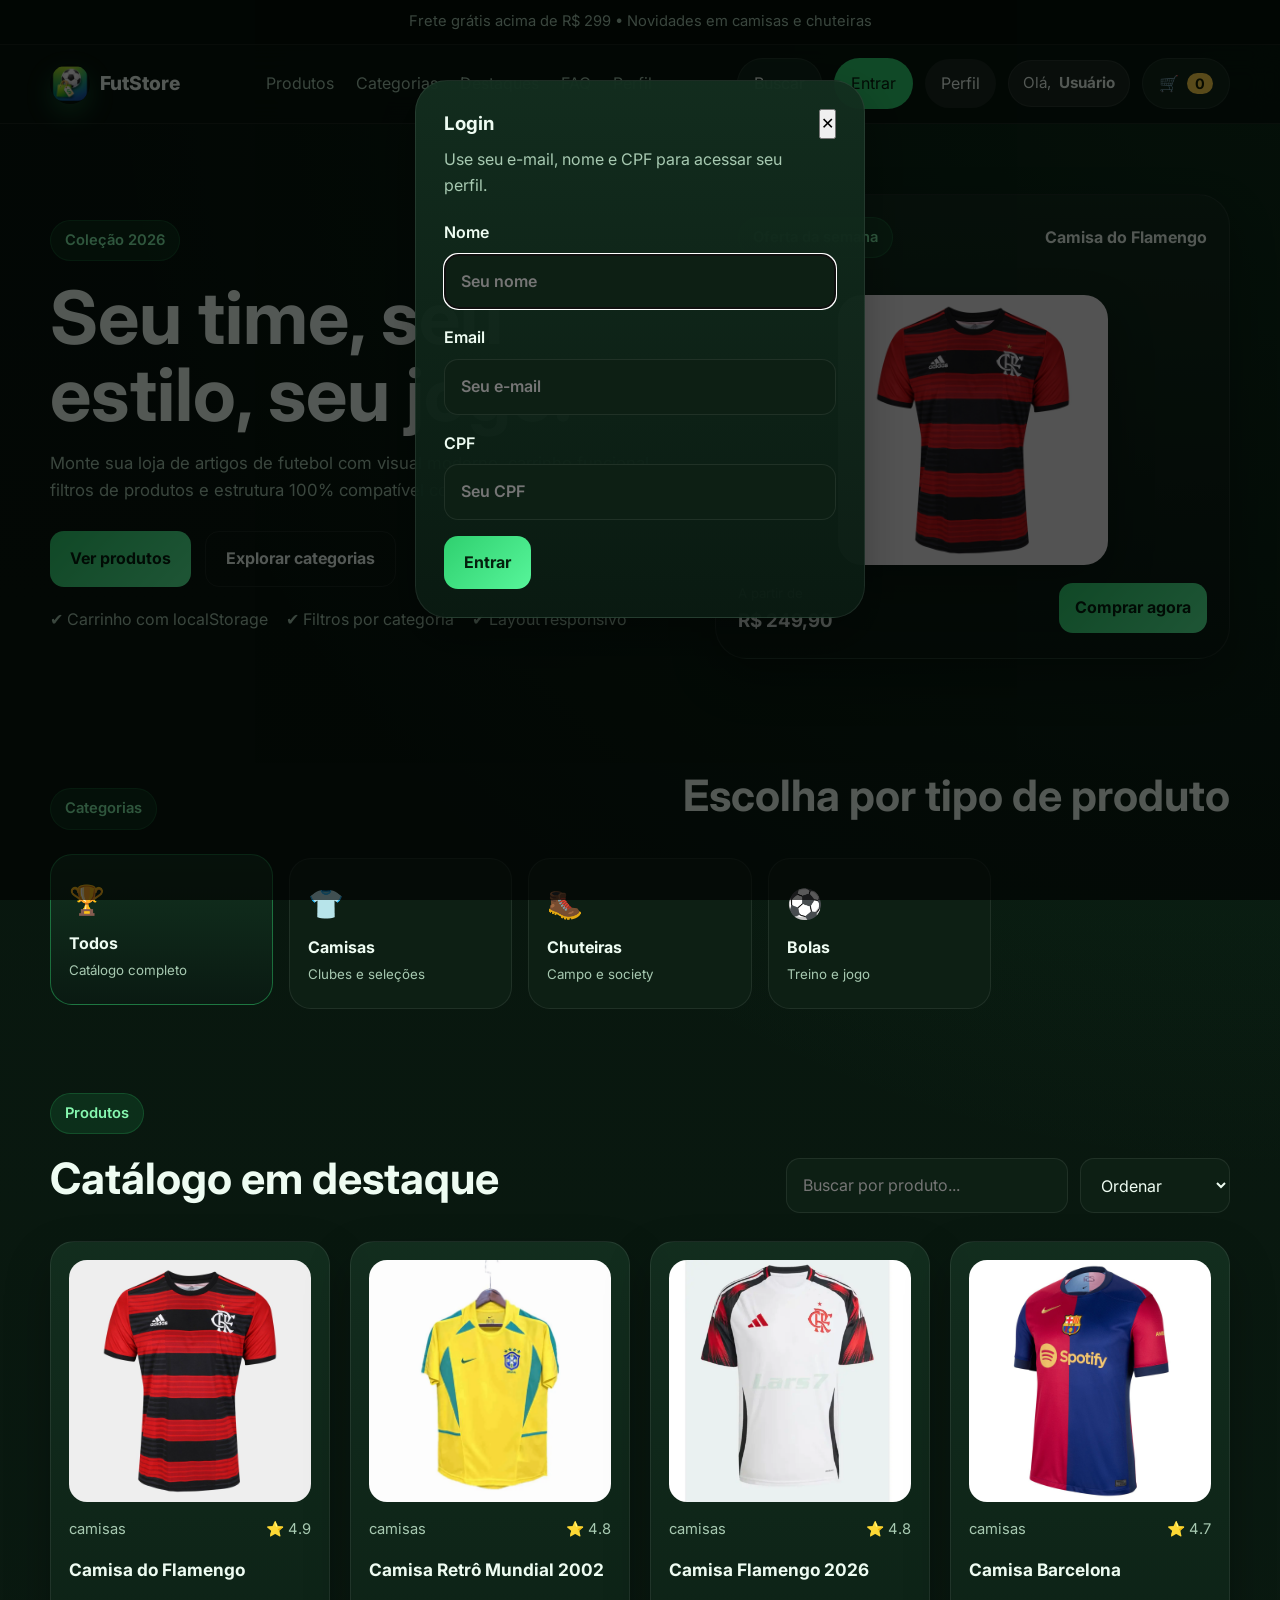
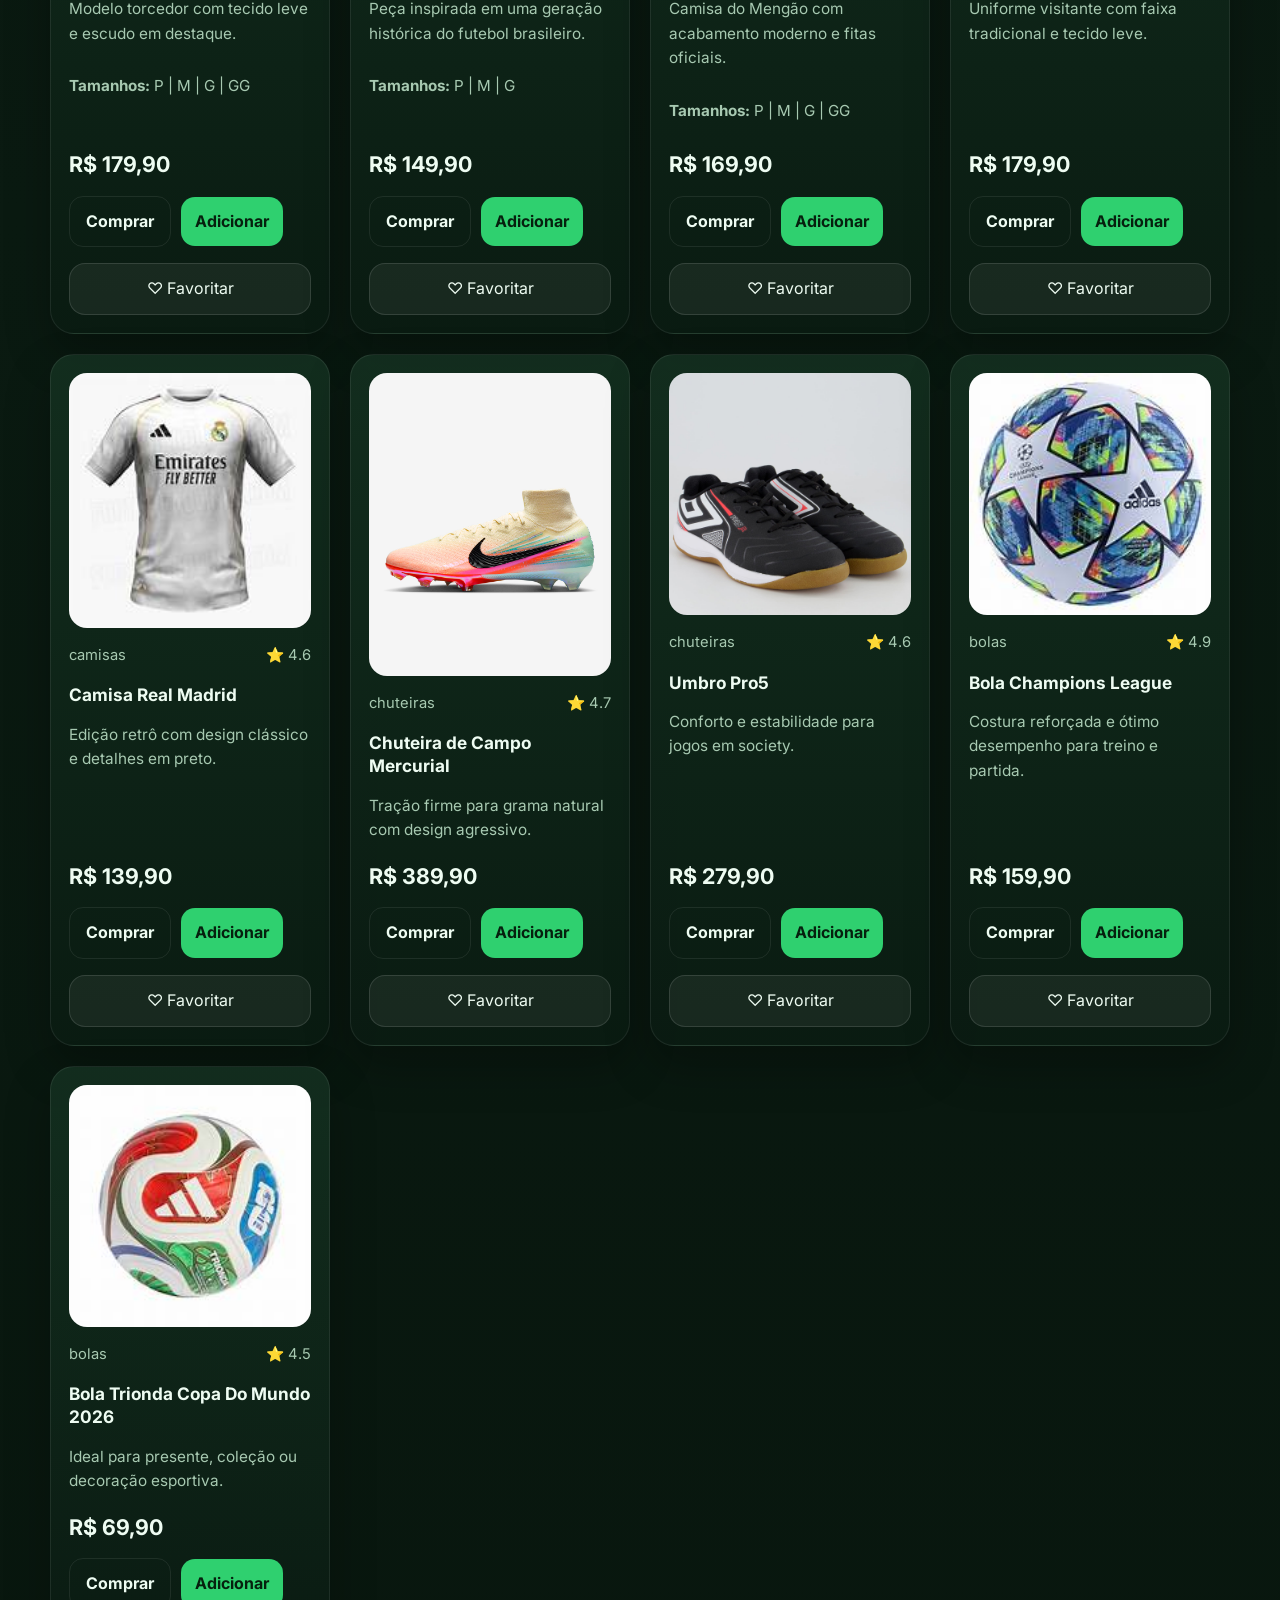
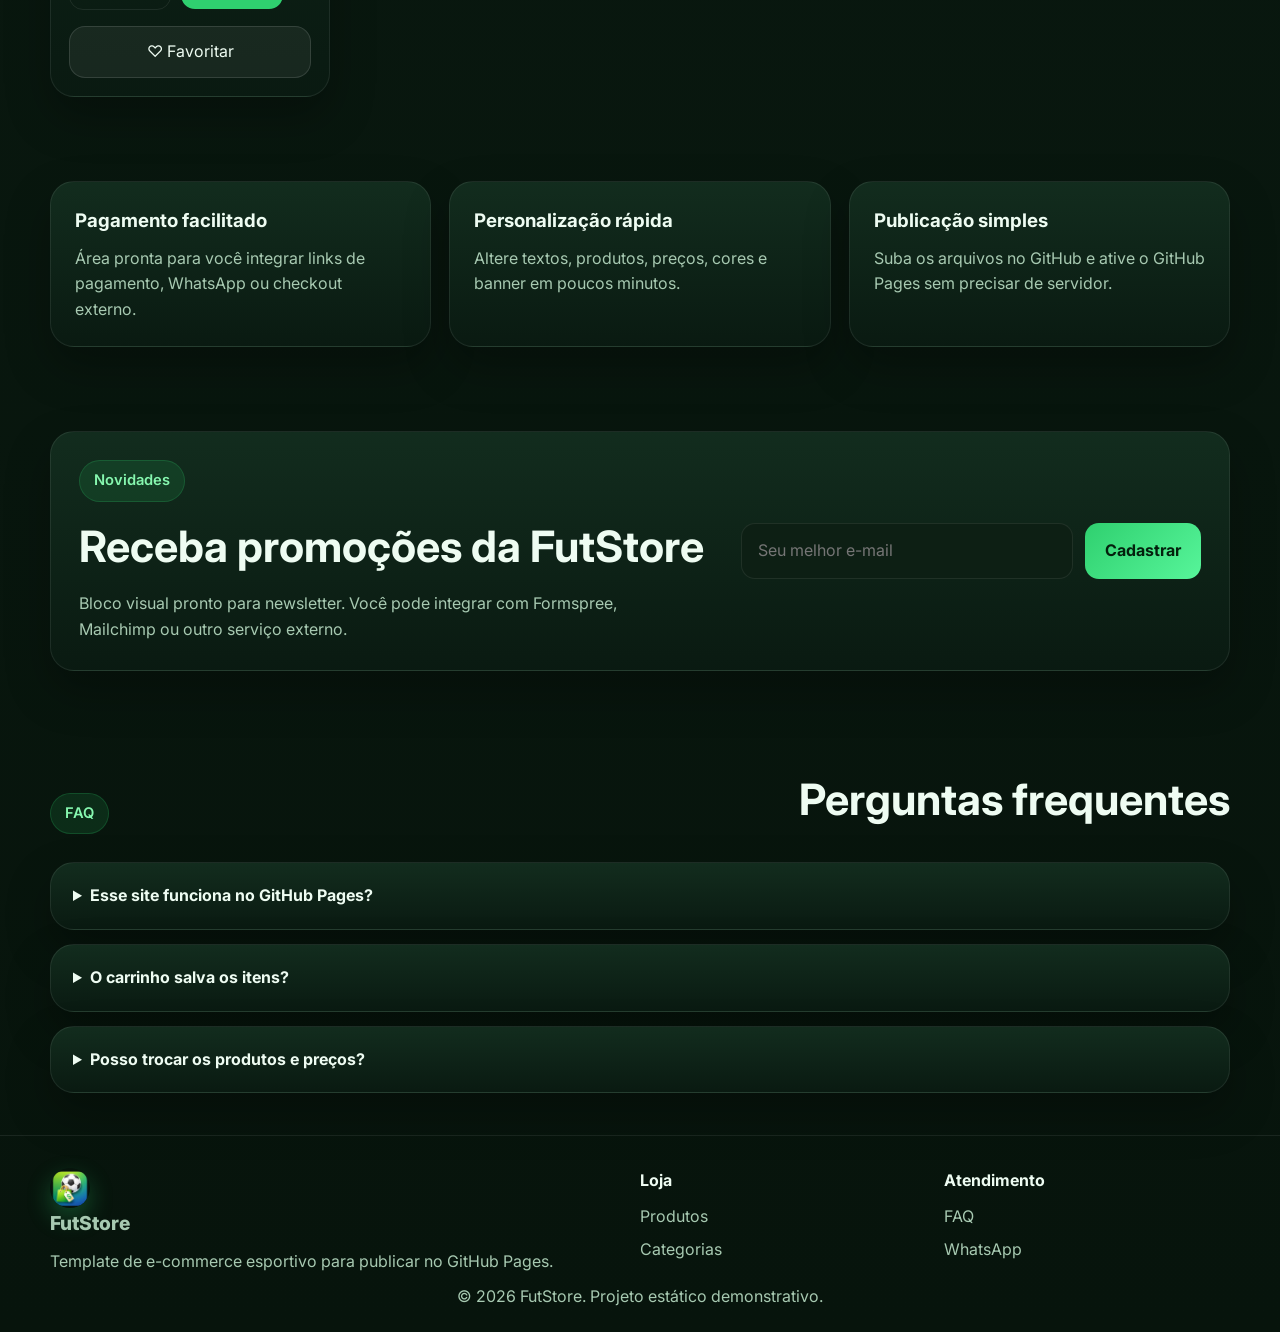
<file: index.html>
<!DOCTYPE html>
<html lang="pt-BR">
<head>
  <meta charset="UTF-8" />
  <meta name="viewport" content="width=device-width, initial-scale=1.0" />
  <meta name="description" content="Loja virtual de produtos de futebol com carrinho, filtros e layout responsivo para GitHub Pages." />
  <title>FutStore | Loja de Futebol</title>
  <link rel="preconnect" href="https://fonts.googleapis.com">
  <link rel="preconnect" href="https://fonts.gstatic.com" crossorigin>
  <link href="https://fonts.googleapis.com/css2?family=Inter:wght@400;500;600;700;800&display=swap" rel="stylesheet">
  <link rel="stylesheet" href="styles.css" />
</head>
<body>
  <div class="topbar">
    <p>Frete grátis acima de R$ 299 • Novidades em camisas e chuteiras</p>
  </div>

  <header class="header">
    <div class="container nav">
      <a href="#home" class="brand">
        <img src="logo.png" alt="Logo FutStore" class="brand-logo" />
        <span>FutStore</span>
      </a>

      <nav class="menu">
        <a href="#produtos">Produtos</a>
        <a href="#categorias">Categorias</a>
        <a href="#destaques">Destaques</a>
        <a href="#faq">FAQ</a>
        <a href="profile.html">Perfil</a>
      </nav>

      <div class="nav-actions">
        <button class="search-button" id="focusSearch">Buscar</button>
        <button class="login-button" id="openLoginBtn">Entrar</button>
        <button class="profile-button" id="profileBtn">Perfil</button>
        <div class="user-badge" id="userBadge" hidden>
          Olá, <strong id="userGreeting">Usuário</strong>
        </div>
        <button class="cart-button" id="openCartBtn" aria-label="Abrir carrinho">
          🛒 <span id="cartCount">0</span>
        </button>
      </div>
    </div>
  </header>

  <aside class="login-modal" id="loginModal" aria-hidden="true">
    <div class="login-overlay" id="loginOverlay"></div>
    <div class="login-card">
      <div class="login-header">
        <div>
          <h3>Login</h3>
          <p>Use seu e-mail, nome e CPF para acessar seu perfil.</p>
        </div>
        <button id="closeLoginBtn" aria-label="Fechar login">✕</button>
      </div>
      <form id="loginForm">
        <label>
          Nome
          <input type="text" id="userName" placeholder="Seu nome" required />
        </label>
        <label>
          Email
          <input type="email" id="userEmail" placeholder="Seu e-mail" required />
        </label>
        <label>
          CPF
          <input type="text" id="userCpf" placeholder="Seu CPF" inputmode="numeric" maxlength="11" pattern="\d{11}" title="CPF com 11 dígitos" required />
        </label>
        <button class="btn btn-primary" type="submit">Entrar</button>
      </form>
    </div>
  </aside>

  <main>
    <section class="hero" id="home">
      <div class="container hero-grid">
        <div class="hero-copy">
          <span class="badge">Coleção 2026</span>
          <h1>Seu time, seu estilo, seu jogo.</h1>
          <p>
            Monte sua loja de artigos de futebol com visual moderno, carrinho funcional,
            filtros de produtos e estrutura 100% compatível com GitHub Pages.
          </p>
          <div class="hero-actions">
            <a href="#produtos" class="btn btn-primary">Ver produtos</a>
            <a href="#categorias" class="btn btn-secondary">Explorar categorias</a>
          </div>
          <ul class="hero-highlights">
            <li>✔ Carrinho com localStorage</li>
            <li>✔ Filtros por categoria</li>
            <li>✔ Layout responsivo</li>
          </ul>
        </div>

        <div class="hero-card">
          <div class="hero-card-top">
            <span class="mini-pill">Oferta da semana</span>
            <strong>Camisa do Flamengo</strong>
          </div>
          <div class="hero-jersey">
            <img src="flamengocamisa.jpg" alt="Camisa do Flamengo" />
          </div>
          <div class="hero-card-bottom">
            <div>
              <small>A partir de</small>
              <h3>R$ 249,90</h3>
            </div>
            <a href="#produtos" class="btn btn-primary btn-small">Comprar agora</a>
          </div>
        </div>
      </div>
    </section>

    <section class="categories" id="categorias">
      <div class="container">
        <div class="section-head">
          <span class="section-tag">Categorias</span>
          <h2>Escolha por tipo de produto</h2>
        </div>

        <div class="category-grid">
          <button class="category-card active" data-filter="todos">
            <span>🏆</span>
            <strong>Todos</strong>
            <small>Catálogo completo</small>
          </button>
          <button class="category-card" data-filter="camisas">
            <span>👕</span>
            <strong>Camisas</strong>
            <small>Clubes e seleções</small>
          </button>
          <button class="category-card" data-filter="chuteiras">
            <span>🥾</span>
            <strong>Chuteiras</strong>
            <small>Campo e society</small>
          </button>
          <button class="category-card" data-filter="bolas">
            <span>⚽</span>
            <strong>Bolas</strong>
            <small>Treino e jogo</small>
          </button>
        </div>
      </div>
    </section>

    <section class="catalog" id="produtos">
      <div class="container">
        <div class="catalog-toolbar">
          <div>
            <span class="section-tag">Produtos</span>
            <h2>Catálogo em destaque</h2>
          </div>
          <div class="toolbar-controls">
            <input type="text" id="searchInput" placeholder="Buscar por produto..." />
            <select id="sortSelect">
              <option value="default">Ordenar</option>
              <option value="price-asc">Menor preço</option>
              <option value="price-desc">Maior preço</option>
              <option value="name-asc">Nome A-Z</option>
            </select>
          </div>
        </div>

        <div class="product-grid" id="productGrid"></div>
      </div>
    </section>

    <section class="highlights" id="destaques">
      <div class="container highlight-grid">
        <article class="highlight-card">
          <h3>Pagamento facilitado</h3>
          <p>Área pronta para você integrar links de pagamento, WhatsApp ou checkout externo.</p>
        </article>
        <article class="highlight-card">
          <h3>Personalização rápida</h3>
          <p>Altere textos, produtos, preços, cores e banner em poucos minutos.</p>
        </article>
        <article class="highlight-card">
          <h3>Publicação simples</h3>
          <p>Suba os arquivos no GitHub e ative o GitHub Pages sem precisar de servidor.</p>
        </article>
      </div>
    </section>

    <section class="newsletter">
      <div class="container newsletter-box">
        <div>
          <span class="section-tag">Novidades</span>
          <h2>Receba promoções da FutStore</h2>
          <p>Bloco visual pronto para newsletter. Você pode integrar com Formspree, Mailchimp ou outro serviço externo.</p>
        </div>
        <form class="newsletter-form" onsubmit="event.preventDefault(); alert('Cadastro demonstrativo enviado com sucesso!');">
          <input type="email" placeholder="Seu melhor e-mail" required />
          <button class="btn btn-primary" type="submit">Cadastrar</button>
        </form>
      </div>
    </section>

    <section class="faq" id="faq">
      <div class="container">
        <div class="section-head">
          <span class="section-tag">FAQ</span>
          <h2>Perguntas frequentes</h2>
        </div>
        <div class="faq-list">
          <details>
            <summary>Esse site funciona no GitHub Pages?</summary>
            <p>Sim. Ele usa apenas HTML, CSS e JavaScript puro, então roda normalmente como site estático.</p>
          </details>
          <details>
            <summary>O carrinho salva os itens?</summary>
            <p>Sim. Os itens ficam salvos no navegador usando localStorage.</p>
          </details>
          <details>
            <summary>Posso trocar os produtos e preços?</summary>
            <p>Sim. Basta editar o arquivo <code>script.js</code> para mudar catálogo, valores e descrições.</p>
          </details>
        </div>
      </div>
    </section>
  </main>

  <aside class="cart-drawer" id="cartDrawer" aria-hidden="true">
    <div class="cart-overlay" id="cartOverlay"></div>
    <div class="cart-panel">
      <div class="cart-header">
        <h3>Seu carrinho</h3>
        <button id="closeCartBtn" aria-label="Fechar carrinho">✕</button>
      </div>
      <div class="cart-items" id="cartItems"></div>
      <div class="cart-footer">
        <div class="cart-total">
          <span>Total</span>
          <strong id="cartTotal">R$ 0,00</strong>
        </div>
        <button class="btn btn-primary checkout-btn" id="checkoutBtn">Finalizar pedido</button>
      </div>
    </div>
  </aside>

  <footer class="footer">
    <div class="container footer-grid">
      <div>
        <a href="#home" class="brand brand-footer">
          <img src="logo.png" alt="Logo FutStore" class="brand-logo" />
          <span>FutStore</span>
        </a>
        <p>Template de e-commerce esportivo para publicar no GitHub Pages.</p>
      </div>
      <div>
        <h4>Loja</h4>
        <a href="#produtos">Produtos</a>
        <a href="#categorias">Categorias</a>
      </div>
      <div>
        <h4>Atendimento</h4>
        <a href="#faq">FAQ</a>
        <a href="https://wa.me/5500000000000" target="_blank" rel="noreferrer">WhatsApp</a>
      </div>
    </div>
    <p class="copyright">© 2026 FutStore. Projeto estático demonstrativo.</p>
  </footer>

  <script src="products.js"></script>
  <script src="script.js"></script>
</body>
</html>
</file>
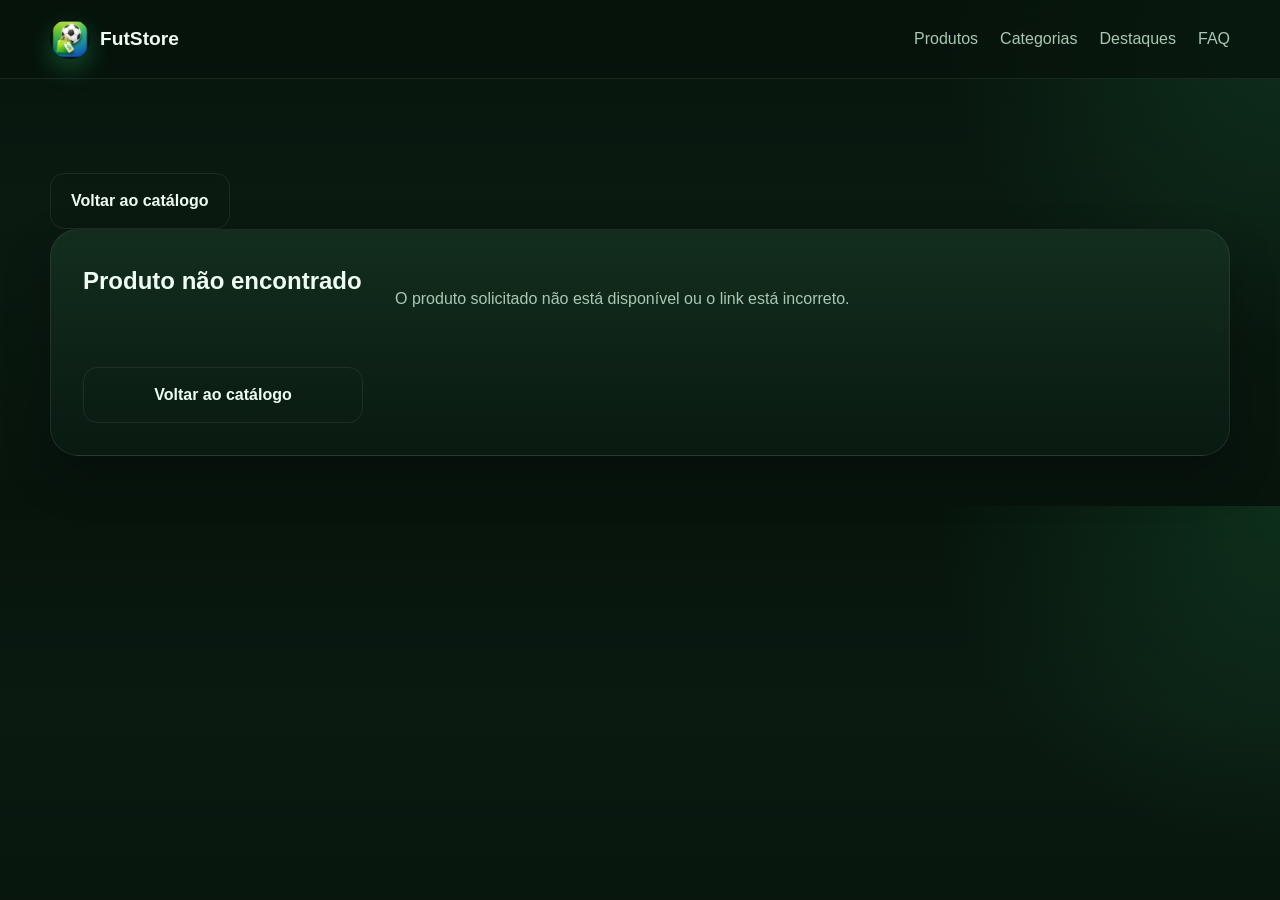
<file: product.html>
<!DOCTYPE html>
<html lang="pt-BR">
<head>
  <meta charset="UTF-8" />
  <meta name="viewport" content="width=device-width, initial-scale=1.0" />
  <meta name="description" content="Página de detalhes do produto da FutStore." />
  <title>Detalhes do Produto | FutStore</title>
  <link rel="stylesheet" href="styles.css" />
</head>
<body>
  <header class="header">
    <div class="container nav">
      <a href="index.html" class="brand">
        <img src="logo.png" alt="Logo FutStore" class="brand-logo" />
        <span>FutStore</span>
      </a>
      <nav class="menu">
        <a href="index.html#produtos">Produtos</a>
        <a href="index.html#categorias">Categorias</a>
        <a href="index.html#destaques">Destaques</a>
        <a href="index.html#faq">FAQ</a>
      </nav>
    </div>
  </header>

  <main>
    <section class="product-detail">
      <div class="container">
        <div class="detail-actions">
          <a href="index.html" class="btn btn-secondary">Voltar ao catálogo</a>
        </div>
        <div id="productDetail"></div>
      </div>
    </section>
  </main>

  <script src="products.js"></script>
  <script src="detail.js" defer></script>
</body>
</html>
</file>
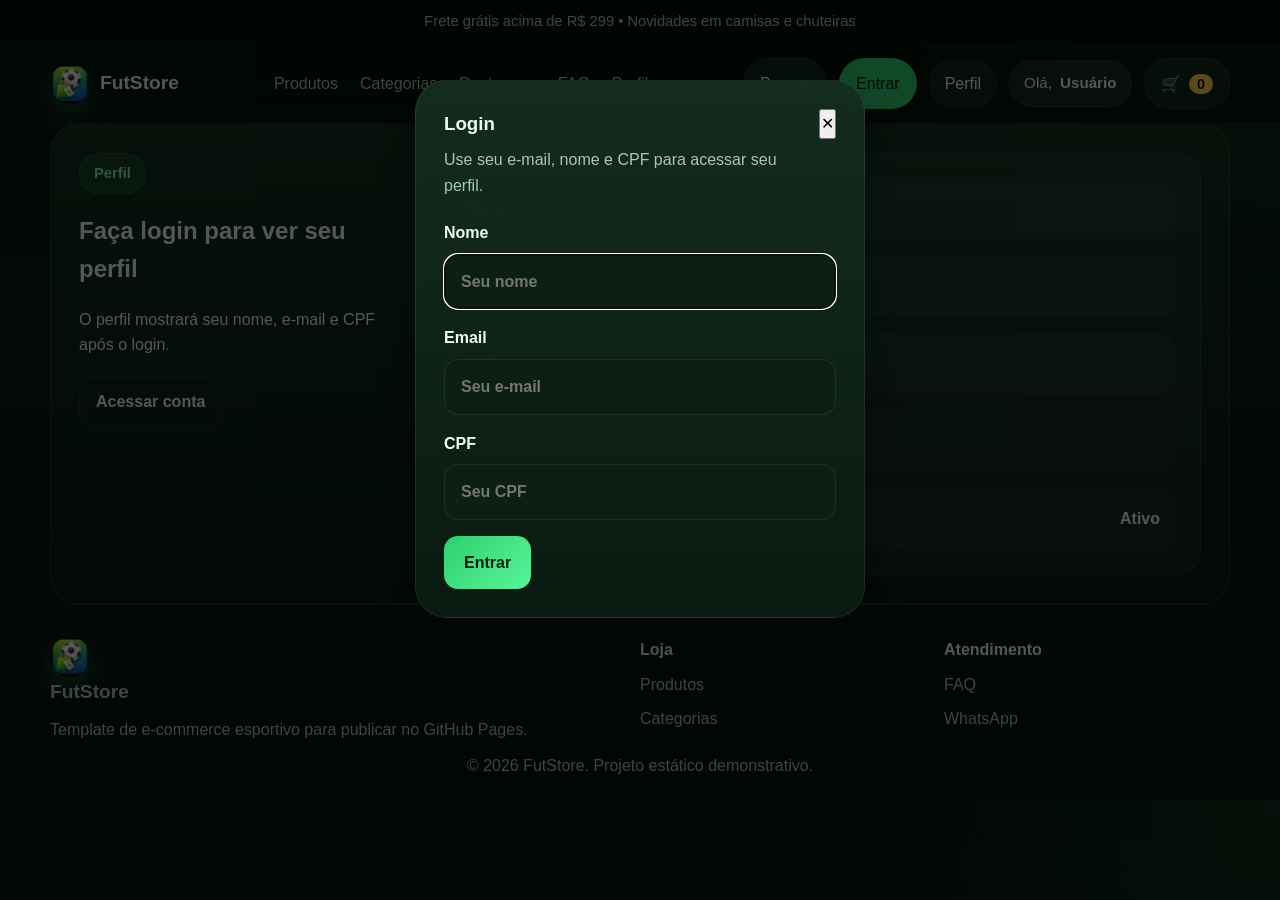
<file: profile.html>
<!DOCTYPE html>
<html lang="pt-BR">
<head>
  <meta charset="UTF-8" />
  <meta name="viewport" content="width=device-width, initial-scale=1.0" />
  <meta name="description" content="Perfil do usuário FutStore." />
  <title>Perfil | FutStore</title>
  <link rel="stylesheet" href="styles.css" />
</head>
<body>
  <div class="topbar">
    <p>Frete grátis acima de R$ 299 • Novidades em camisas e chuteiras</p>
  </div>

  <header class="header">
    <div class="container nav">
      <a href="index.html" class="brand">
        <img src="logo.png" alt="Logo FutStore" class="brand-logo" />
        <span>FutStore</span>
      </a>

      <nav class="menu">
        <a href="index.html#produtos">Produtos</a>
        <a href="index.html#categorias">Categorias</a>
        <a href="index.html#destaques">Destaques</a>
        <a href="index.html#faq">FAQ</a>
        <a href="profile.html">Perfil</a>
      </nav>

      <div class="nav-actions">
        <button class="search-button" id="focusSearch">Buscar</button>
        <button class="login-button" id="openLoginBtn">Entrar</button>
        <button class="profile-button" id="profileBtn">Perfil</button>
        <div class="user-badge" id="userBadge" hidden>
          Olá, <strong id="userGreeting">Usuário</strong>
        </div>
        <button class="cart-button" id="openCartBtn" aria-label="Abrir carrinho">
          🛒 <span id="cartCount">0</span>
        </button>
      </div>
    </div>
  </header>

  <aside class="login-modal" id="loginModal" aria-hidden="true">
    <div class="login-overlay" id="loginOverlay"></div>
    <div class="login-card">
      <div class="login-header">
        <div>
          <h3>Login</h3>
          <p>Use seu e-mail, nome e CPF para acessar seu perfil.</p>
        </div>
        <button id="closeLoginBtn" aria-label="Fechar login">✕</button>
      </div>
      <form id="loginForm">
        <label>
          Nome
          <input type="text" id="userName" placeholder="Seu nome" required />
        </label>
        <label>
          Email
          <input type="email" id="userEmail" placeholder="Seu e-mail" required />
        </label>
        <label>
          CPF
          <input type="text" id="userCpf" placeholder="Seu CPF" inputmode="numeric" maxlength="11" pattern="\d{11}" title="CPF com 11 dígitos" required />
        </label>
        <button class="btn btn-primary" type="submit">Entrar</button>
      </form>
    </div>
  </aside>

  <aside class="cart-drawer" id="cartDrawer" aria-hidden="true">
    <div class="cart-overlay" id="cartOverlay"></div>
    <div class="cart-panel">
      <div class="cart-header">
        <h3>Seu carrinho</h3>
        <button id="closeCartBtn" aria-label="Fechar carrinho">✕</button>
      </div>
      <div class="cart-items" id="cartItems"></div>
      <div class="cart-footer">
        <div class="cart-total">
          <span>Total</span>
          <strong id="cartTotal">R$ 0,00</strong>
        </div>
        <button class="btn btn-primary checkout-btn" id="checkoutBtn">Finalizar pedido</button>
      </div>
    </div>
  </aside>

  <main>
    <section class="profile-page" id="profilePanel">
      <div class="container profile-card">
        <div class="profile-sidebar">
          <span class="section-tag">Perfil</span>
          <h2 id="profileHeadline">Faça login para acessar seu perfil</h2>
          <p id="profileDescription">Uma página exclusiva com seus dados, status e histórico de conta.</p>
          <button class="btn btn-secondary btn-small" id="gotoLoginBtn" type="button">Acessar conta</button>
        </div>
        <div class="profile-details">
          <div class="profile-summary" id="profileSummary" hidden>
            <div class="profile-row">
              <span>Nome</span>
              <strong id="profileName"></strong>
            </div>
            <div class="profile-row">
              <span>Email</span>
              <strong id="profileEmail"></strong>
            </div>
            <div class="profile-row">
              <span>CPF</span>
              <strong id="profileCpf"></strong>
            </div>
            <div class="profile-row">
              <span>Membro desde</span>
              <strong id="profileJoined"></strong>
            </div>
            <div class="profile-row">
              <span>Status</span>
              <strong id="profileStatus">Ativo</strong>
            </div>
          </div>
        </div>
      </div>
    </section>
  </main>

  <footer class="footer">
    <div class="container footer-grid">
      <div>
        <a href="index.html" class="brand brand-footer">
          <img src="logo.png" alt="Logo FutStore" class="brand-logo" />
          <span>FutStore</span>
        </a>
        <p>Template de e-commerce esportivo para publicar no GitHub Pages.</p>
      </div>
      <div>
        <h4>Loja</h4>
        <a href="index.html#produtos">Produtos</a>
        <a href="index.html#categorias">Categorias</a>
      </div>
      <div>
        <h4>Atendimento</h4>
        <a href="index.html#faq">FAQ</a>
        <a href="https://wa.me/5500000000000" target="_blank" rel="noreferrer">WhatsApp</a>
      </div>
    </div>
    <p class="copyright">© 2026 FutStore. Projeto estático demonstrativo.</p>
  </footer>

  <script src="script.js"></script>
</body>
</html>
</file>
<file: styles.css>
:root {
  --bg: #07140c;
  --panel: #0d1f14;
  --panel-2: #11281b;
  --card: #132e1f;
  --text: #eefcf2;
  --muted: #a7c9b1;
  --primary: #2fd06f;
  --primary-dark: #1ca955;
  --accent: #ffd54a;
  --danger: #ff6b6b;
  --border: rgba(255,255,255,0.08);
  --shadow: 0 20px 45px rgba(0,0,0,0.28);
  --radius: 22px;
  --container: 1180px;
}

* {
  box-sizing: border-box;
  margin: 0;
  padding: 0;
}

html {
  scroll-behavior: smooth;
}

body {
  font-family: 'Inter', sans-serif;
  background:
    radial-gradient(circle at top right, rgba(47,208,111,0.14), transparent 25%),
    linear-gradient(180deg, #07140c 0%, #0a1a11 40%, #07140c 100%);
  color: var(--text);
  line-height: 1.6;
}

button,
input,
select {
  font: inherit;
}

a {
  color: inherit;
  text-decoration: none;
}

img {
  max-width: 100%;
  display: block;
}

.container {
  width: min(calc(100% - 32px), var(--container));
  margin: 0 auto;
}

.topbar {
  background: #031008;
  color: var(--muted);
  text-align: center;
  padding: 10px 14px;
  font-size: 0.92rem;
  border-bottom: 1px solid var(--border);
}

.header {
  position: sticky;
  top: 0;
  z-index: 30;
  backdrop-filter: blur(14px);
  background: rgba(7, 20, 12, 0.78);
  border-bottom: 1px solid var(--border);
}

.nav {
  min-height: 78px;
  display: flex;
  align-items: center;
  justify-content: space-between;
  gap: 18px;
}

.brand {
  display: inline-flex;
  align-items: center;
  gap: 10px;
  font-weight: 800;
  font-size: 1.2rem;
}

.brand-logo {
  width: 40px;
  height: 40px;
  object-fit: contain;
  border-radius: 50%;
  box-shadow: 0 10px 25px rgba(47,208,111,0.3);
}

.brand-ball {
  width: 40px;
  height: 40px;
  border-radius: 50%;
  display: grid;
  place-items: center;
  background: linear-gradient(135deg, var(--primary), #58f599);
  color: #06210f;
  box-shadow: 0 10px 25px rgba(47,208,111,0.3);
}

.menu {
  display: flex;
  gap: 22px;
  color: var(--muted);
}

.menu a:hover {
  color: var(--text);
}

.nav-actions {
  display: flex;
  gap: 12px;
  align-items: center;
}

.user-badge {
  display: inline-flex;
  align-items: center;
  gap: 8px;
  padding: 10px 14px;
  border-radius: 999px;
  background: rgba(255,255,255,0.08);
  color: var(--text);
  font-size: 0.95rem;
  border: 1px solid rgba(255,255,255,0.08);
}

.login-button {
  background: var(--primary);
  color: #06200e;
  padding: 12px 16px;
  border-radius: 999px;
  border: 1px solid transparent;
}

.login-button:hover {
  background: #57f59a;
}

.profile-button {
  background: rgba(255,255,255,0.08);
  color: var(--text);
  padding: 12px 16px;
  border-radius: 999px;
  border: 1px solid rgba(255,255,255,0.08);
}

.profile-button:hover {
  background: rgba(47,208,111,0.14);
}

.login-modal {
  position: fixed;
  inset: 0;
  z-index: 50;
  display: none;
}

.login-modal.open {
  display: block;
}

.login-overlay {
  position: absolute;
  inset: 0;
  background: rgba(0, 0, 0, 0.65);
}

.login-card {
  position: relative;
  width: min(450px, calc(100% - 40px));
  margin: 80px auto;
  padding: 28px;
  border-radius: 32px;
  background: linear-gradient(180deg, rgba(19,46,31,0.96), rgba(10,27,18,0.96));
  border: 1px solid var(--border);
  box-shadow: var(--shadow);
  z-index: 1;
}

.login-header {
  display: flex;
  align-items: flex-start;
  justify-content: space-between;
  gap: 18px;
  margin-bottom: 22px;
}

.login-header h3 {
  margin-bottom: 8px;
}

.login-card p {
  color: var(--muted);
}

.login-card label {
  display: block;
  margin-bottom: 16px;
  color: var(--text);
  font-weight: 600;
}

.login-card input {
  width: 100%;
  margin-top: 8px;
  background: var(--panel);
  border: 1px solid var(--border);
  border-radius: 14px;
  padding: 14px 16px;
  color: var(--text);
}

.profile-panel {
  padding: 42px 0;
}

.profile-card {
  display: grid;
  grid-template-columns: minmax(240px, 320px) 1fr;
  gap: 24px;
  padding: 28px;
  background: linear-gradient(180deg, rgba(18,50,31,0.95), rgba(10,27,18,0.95));
  border: 1px solid var(--border);
  border-radius: 28px;
}

.profile-sidebar {
  display: flex;
  flex-direction: column;
  gap: 18px;
}

.profile-details {
  background: rgba(255,255,255,0.04);
  border: 1px solid rgba(255,255,255,0.08);
  border-radius: 24px;
  padding: 24px;
}

.profile-summary {
  display: grid;
  gap: 16px;
}

.profile-row {
  display: flex;
  justify-content: space-between;
  gap: 12px;
  padding: 18px 16px;
  background: rgba(255,255,255,0.03);
  border-radius: 18px;
  align-items: center;
}

.profile-row span {
  color: var(--muted);
}

.profile-row strong {
  color: var(--text);
  text-align: right;
}

#gotoLoginBtn {
  width: fit-content;
}

.search-button,
.cart-button,
.profile-button,
.category-card,
.btn,
.checkout-btn,
.cart-header button {
  border: 0;
  cursor: pointer;
}

.search-button,
.cart-button {
  background: var(--panel-2);
  color: var(--text);
  padding: 12px 16px;
  border-radius: 999px;
  border: 1px solid var(--border);
}

.cart-button span {
  background: var(--accent);
  color: #182100;
  padding: 2px 8px;
  border-radius: 999px;
  font-size: 0.9rem;
  font-weight: 700;
  margin-left: 4px;
}

.hero {
  padding: 70px 0 50px;
}

.hero-grid {
  display: grid;
  grid-template-columns: 1.1fr 0.9fr;
  gap: 36px;
  align-items: center;
}

.badge,
.section-tag,
.mini-pill {
  display: inline-flex;
  align-items: center;
  gap: 8px;
  width: fit-content;
  padding: 8px 14px;
  border-radius: 999px;
  background: rgba(47,208,111,0.12);
  color: #86f7af;
  border: 1px solid rgba(47,208,111,0.2);
  font-size: 0.92rem;
  font-weight: 600;
}

.hero-copy h1 {
  font-size: clamp(2.4rem, 6vw, 4.6rem);
  line-height: 1.05;
  margin: 18px 0 16px;
}

.hero-copy p {
  color: var(--muted);
  max-width: 58ch;
  font-size: 1.05rem;
}

.hero-actions {
  display: flex;
  gap: 14px;
  margin: 28px 0 20px;
  flex-wrap: wrap;
}

.btn {
  display: inline-flex;
  align-items: center;
  justify-content: center;
  padding: 14px 20px;
  border-radius: 14px;
  font-weight: 700;
  transition: transform 0.18s ease, background 0.18s ease;
}

.btn:hover {
  transform: translateY(-2px);
}

.btn-primary {
  background: linear-gradient(135deg, var(--primary), #57f59a);
  color: #04200d;
}

.btn-primary:hover {
  background: linear-gradient(135deg, #39dd79, #6affaa);
}

.btn-secondary {
  background: transparent;
  color: var(--text);
  border: 1px solid var(--border);
}

.btn-small {
  padding: 12px 16px;
}

.hero-highlights {
  display: flex;
  gap: 18px;
  flex-wrap: wrap;
  color: var(--muted);
  list-style: none;
}

.hero-card {
  background: linear-gradient(180deg, rgba(19,46,31,0.96), rgba(10,27,18,0.96));
  border: 1px solid var(--border);
  border-radius: 32px;
  padding: 22px;
  box-shadow: var(--shadow);
}

.hero-card-top,
.hero-card-bottom {
  display: flex;
  align-items: center;
  justify-content: space-between;
  gap: 18px;
}

.hero-card-top {
  margin-bottom: 22px;
}

.hero-jersey {
  display: grid;
  place-items: center;
  min-height: 300px;
}

.hero-jersey img {
  width: min(270px, 90%);
  border-radius: 24px;
  box-shadow: var(--shadow);
}

.jersey {
  width: min(270px, 90%);
  aspect-ratio: 0.9;
  background: linear-gradient(180deg, #f7d73d 0%, #f3c80f 100%);
  clip-path: polygon(28% 0%, 72% 0%, 88% 11%, 100% 25%, 84% 34%, 84% 100%, 16% 100%, 16% 34%, 0% 25%, 12% 11%);
  display: grid;
  place-items: center;
  box-shadow: inset 0 0 0 8px rgba(6, 24, 12, 0.08), 0 25px 50px rgba(0,0,0,0.28);
  position: relative;
}

.jersey::before,
.jersey::after {
  content: '';
  position: absolute;
  top: 22px;
  width: 60px;
  height: 38px;
  background: #0b6ed8;
  border-radius: 18px 18px 8px 8px;
}

.jersey::before { left: 22px; }
.jersey::after { right: 22px; }

.jersey span {
  font-size: 6rem;
  font-weight: 800;
  color: #0d6fd1;
}

.section-head,
.catalog-toolbar {
  display: flex;
  align-items: end;
  justify-content: space-between;
  gap: 18px;
  margin-bottom: 28px;
}

.section-head h2,
.catalog-toolbar h2,
.newsletter-box h2 {
  font-size: clamp(1.7rem, 4vw, 2.7rem);
  margin-top: 10px;
}

.categories,
.catalog,
.highlights,
.newsletter,
.faq {
  padding: 42px 0;
}

.category-grid {
  display: grid;
  grid-template-columns: repeat(5, 1fr);
  gap: 16px;
}

.category-card {
  background: var(--panel);
  border: 1px solid var(--border);
  border-radius: 22px;
  padding: 22px 18px;
  text-align: left;
  color: var(--text);
  transition: transform 0.18s ease, border-color 0.18s ease, background 0.18s ease;
}

.category-card span {
  font-size: 1.8rem;
  display: block;
  margin-bottom: 8px;
}

.category-card small {
  display: block;
  color: var(--muted);
  margin-top: 4px;
}

.category-card:hover,
.category-card.active {
  transform: translateY(-4px);
  border-color: rgba(47,208,111,0.44);
  background: linear-gradient(180deg, rgba(18,50,31,1), rgba(10,26,18,1));
}

.toolbar-controls {
  display: flex;
  gap: 12px;
  flex-wrap: wrap;
}

.toolbar-controls input,
.toolbar-controls select,
.newsletter-form input {
  background: var(--panel);
  color: var(--text);
  border: 1px solid var(--border);
  border-radius: 14px;
  padding: 14px 16px;
  outline: none;
}

.toolbar-controls input:focus,
.toolbar-controls select:focus,
.newsletter-form input:focus {
  border-color: rgba(47,208,111,0.5);
  box-shadow: 0 0 0 4px rgba(47,208,111,0.08);
}

.product-grid {
  display: grid;
  grid-template-columns: repeat(4, 1fr);
  gap: 20px;
}

.product-card {
  background: linear-gradient(180deg, rgba(19,46,31,0.96), rgba(10,27,18,0.96));
  border: 1px solid var(--border);
  border-radius: 24px;
  padding: 18px;
  box-shadow: var(--shadow);
  display: flex;
  flex-direction: column;
  gap: 16px;
}

.product-visual {
  min-height: 180px;
  border-radius: 18px;
  display: grid;
  place-items: center;
  font-size: 4rem;
  background: linear-gradient(135deg, rgba(255,255,255,0.06), rgba(255,255,255,0.02));
}

.product-visual img {
  width: 100%;
  height: 100%;
  object-fit: contain;
  border-radius: inherit;
}

.product-meta {
  display: flex;
  align-items: center;
  justify-content: space-between;
  gap: 12px;
  color: var(--muted);
  font-size: 0.92rem;
}

.product-card h3 {
  font-size: 1.08rem;
  line-height: 1.35;
}

.product-card p {
  color: var(--muted);
  font-size: 0.96rem;
}

.price-row {
  display: flex;
  align-items: center;
  justify-content: space-between;
  gap: 14px;
  margin-top: auto;
  flex-wrap: wrap;
}

.price-row strong {
  font-size: 1.35rem;
}

.product-buttons {
  display: flex;
  gap: 10px;
  flex-wrap: wrap;
  align-items: center;
}

.product-sizes {
  color: var(--muted);
  font-size: 0.95rem;
  margin: 12px 0 8px;
}

.favorite-btn {
  width: 100%;
  align-self: stretch;
  justify-self: stretch;
  background: rgba(255,255,255,0.06);
  color: var(--text);
  border: 1px solid rgba(255,255,255,0.12);
  border-radius: 16px;
  padding: 12px 14px;
  cursor: pointer;
  transition: background 0.18s ease, border-color 0.18s ease;
}

.favorite-btn:hover,
.favorite-btn:focus {
  background: rgba(47,208,111,0.12);
  border-color: rgba(47,208,111,0.35);
  outline: none;
}

.add-cart-btn {
  background: var(--primary);
  color: #06200e;
  font-weight: 700;
  padding: 12px 14px;
  border-radius: 14px;
  border: none;
  cursor: pointer;
}

.add-cart-btn:hover {
  background: #57f59a;
}

.product-link {
  color: var(--text);
  text-decoration: none;
}

.product-link:hover,
.product-link:focus {
  color: var(--primary);
  text-decoration: underline;
  outline: 2px solid rgba(47,208,111,0.45);
  outline-offset: 4px;
}

.product-detail {
  padding: 70px 0 50px;
}

.detail-card {
  display: grid;
  grid-template-columns: minmax(220px, 280px) 1fr;
  gap: 32px;
  background: linear-gradient(180deg, rgba(19,46,31,0.96), rgba(10,27,18,0.96));
  border: 1px solid var(--border);
  border-radius: 28px;
  padding: 32px;
  box-shadow: var(--shadow);
}

.detail-visual {
  border-radius: 24px;
  min-height: 280px;
  display: grid;
  place-items: center;
  font-size: 6rem;
  background: linear-gradient(135deg, rgba(255,255,255,0.06), rgba(255,255,255,0.02));
}

.detail-visual img {
  width: 100%;
  height: 100%;
  object-fit: contain;
  border-radius: inherit;
}

.detail-card h1 {
  margin-top: 0;
  font-size: clamp(2rem, 4vw, 2.8rem);
}

.detail-card p {
  color: var(--muted);
  margin: 24px 0;
  max-width: 54ch;
}

.detail-actions {
  display: flex;
  flex-wrap: wrap;
  gap: 14px;
  margin-top: 24px;
}

.highlight-grid {
  display: grid;
  grid-template-columns: repeat(3, 1fr);
  gap: 18px;
}

.highlight-card,
.newsletter-box,
.faq-list details,
.cart-panel {
  background: linear-gradient(180deg, rgba(19,46,31,0.96), rgba(10,27,18,0.96));
  border: 1px solid var(--border);
  border-radius: 24px;
  box-shadow: var(--shadow);
}

.highlight-card {
  padding: 24px;
}

.highlight-card h3 {
  margin-bottom: 10px;
}

.highlight-card p {
  color: var(--muted);
}

.newsletter-box {
  padding: 28px;
  display: flex;
  align-items: center;
  justify-content: space-between;
  gap: 24px;
}

.newsletter-box p {
  color: var(--muted);
  max-width: 60ch;
  margin-top: 10px;
}

.newsletter-form {
  display: flex;
  gap: 12px;
  width: min(100%, 460px);
}

.newsletter-form input {
  flex: 1;
}

.faq-list {
  display: grid;
  gap: 14px;
}

.faq-list details {
  padding: 20px 22px;
}

.faq-list summary {
  cursor: pointer;
  font-weight: 700;
}

.faq-list p,
.footer p {
  color: var(--muted);
  margin-top: 10px;
}

.cart-drawer {
  position: fixed;
  inset: 0;
  pointer-events: none;
  opacity: 0;
  transition: opacity 0.2s ease;
  z-index: 50;
}

.cart-drawer.open {
  opacity: 1;
  pointer-events: auto;
}

.cart-overlay {
  position: absolute;
  inset: 0;
  background: rgba(0,0,0,0.5);
}

.cart-panel {
  position: absolute;
  right: 0;
  top: 0;
  height: 100%;
  width: min(430px, 100%);
  border-radius: 0;
  display: flex;
  flex-direction: column;
  transform: translateX(100%);
  transition: transform 0.24s ease;
}

.cart-drawer.open .cart-panel {
  transform: translateX(0);
}

.cart-header,
.cart-footer,
.cart-item {
  padding: 18px 20px;
}

.cart-header,
.cart-footer,
.cart-item {
  border-bottom: 1px solid var(--border);
}

.cart-header {
  display: flex;
  align-items: center;
  justify-content: space-between;
}

.cart-header button {
  background: transparent;
  color: var(--text);
  font-size: 1.2rem;
}

.cart-items {
  flex: 1;
  overflow: auto;
}

.cart-item {
  display: grid;
  grid-template-columns: 56px 1fr auto;
  gap: 12px;
  align-items: center;
}

.cart-thumb {
  width: 56px;
  height: 56px;
  border-radius: 16px;
  display: grid;
  place-items: center;
  background: rgba(255,255,255,0.06);
  font-size: 1.6rem;
}

.cart-item h4 {
  font-size: 0.98rem;
  line-height: 1.35;
}

.cart-item small {
  color: var(--muted);
}

.qty-controls {
  display: inline-flex;
  align-items: center;
  gap: 8px;
  margin-top: 6px;
}

.qty-controls button,
.remove-btn {
  background: var(--panel-2);
  color: var(--text);
  border: 1px solid var(--border);
  border-radius: 10px;
  padding: 6px 10px;
  cursor: pointer;
}

.remove-btn {
  color: #ffc1c1;
}

.cart-footer {
  border-bottom: 0;
  display: grid;
  gap: 14px;
}

.cart-total {
  display: flex;
  align-items: center;
  justify-content: space-between;
}

.empty-cart {
  color: var(--muted);
  padding: 30px 20px;
  text-align: center;
}

.footer {
  border-top: 1px solid var(--border);
  padding: 32px 0 22px;
}

.footer-grid {
  display: grid;
  grid-template-columns: 1.2fr 0.6fr 0.6fr;
  gap: 18px;
}

.footer h4 {
  margin-bottom: 10px;
}

.footer a {
  display: block;
  color: var(--muted);
  margin-bottom: 8px;
}

.footer a:hover {
  color: var(--text);
}

.copyright {
  text-align: center;
  color: var(--muted);
  margin-top: 24px;
}

.no-results {
  grid-column: 1 / -1;
  text-align: center;
  color: var(--muted);
  padding: 40px 20px;
  border: 1px dashed var(--border);
  border-radius: 20px;
}

@media (max-width: 1024px) {
  .hero-grid,
  .highlight-grid,
  .footer-grid,
  .category-grid,
  .product-grid {
    grid-template-columns: repeat(2, 1fr);
  }

  .newsletter-box,
  .catalog-toolbar,
  .section-head {
    flex-direction: column;
    align-items: flex-start;
  }

  .newsletter-form {
    width: 100%;
  }
}

@media (max-width: 780px) {
  .menu {
    display: none;
  }

  .hero {
    padding-top: 44px;
  }

  .hero-grid,
  .highlight-grid,
  .footer-grid,
  .category-grid,
  .product-grid {
    grid-template-columns: 1fr;
  }

  .nav {
    flex-wrap: wrap;
  }

  .nav-actions,
  .hero-actions,
  .toolbar-controls,
  .newsletter-form {
    width: 100%;
  }

  .search-button,
  .cart-button,
  .newsletter-form button,
  .toolbar-controls input,
  .toolbar-controls select {
    width: 100%;
  }

  .hero-highlights {
    flex-direction: column;
    gap: 8px;
  }
}
</file>
